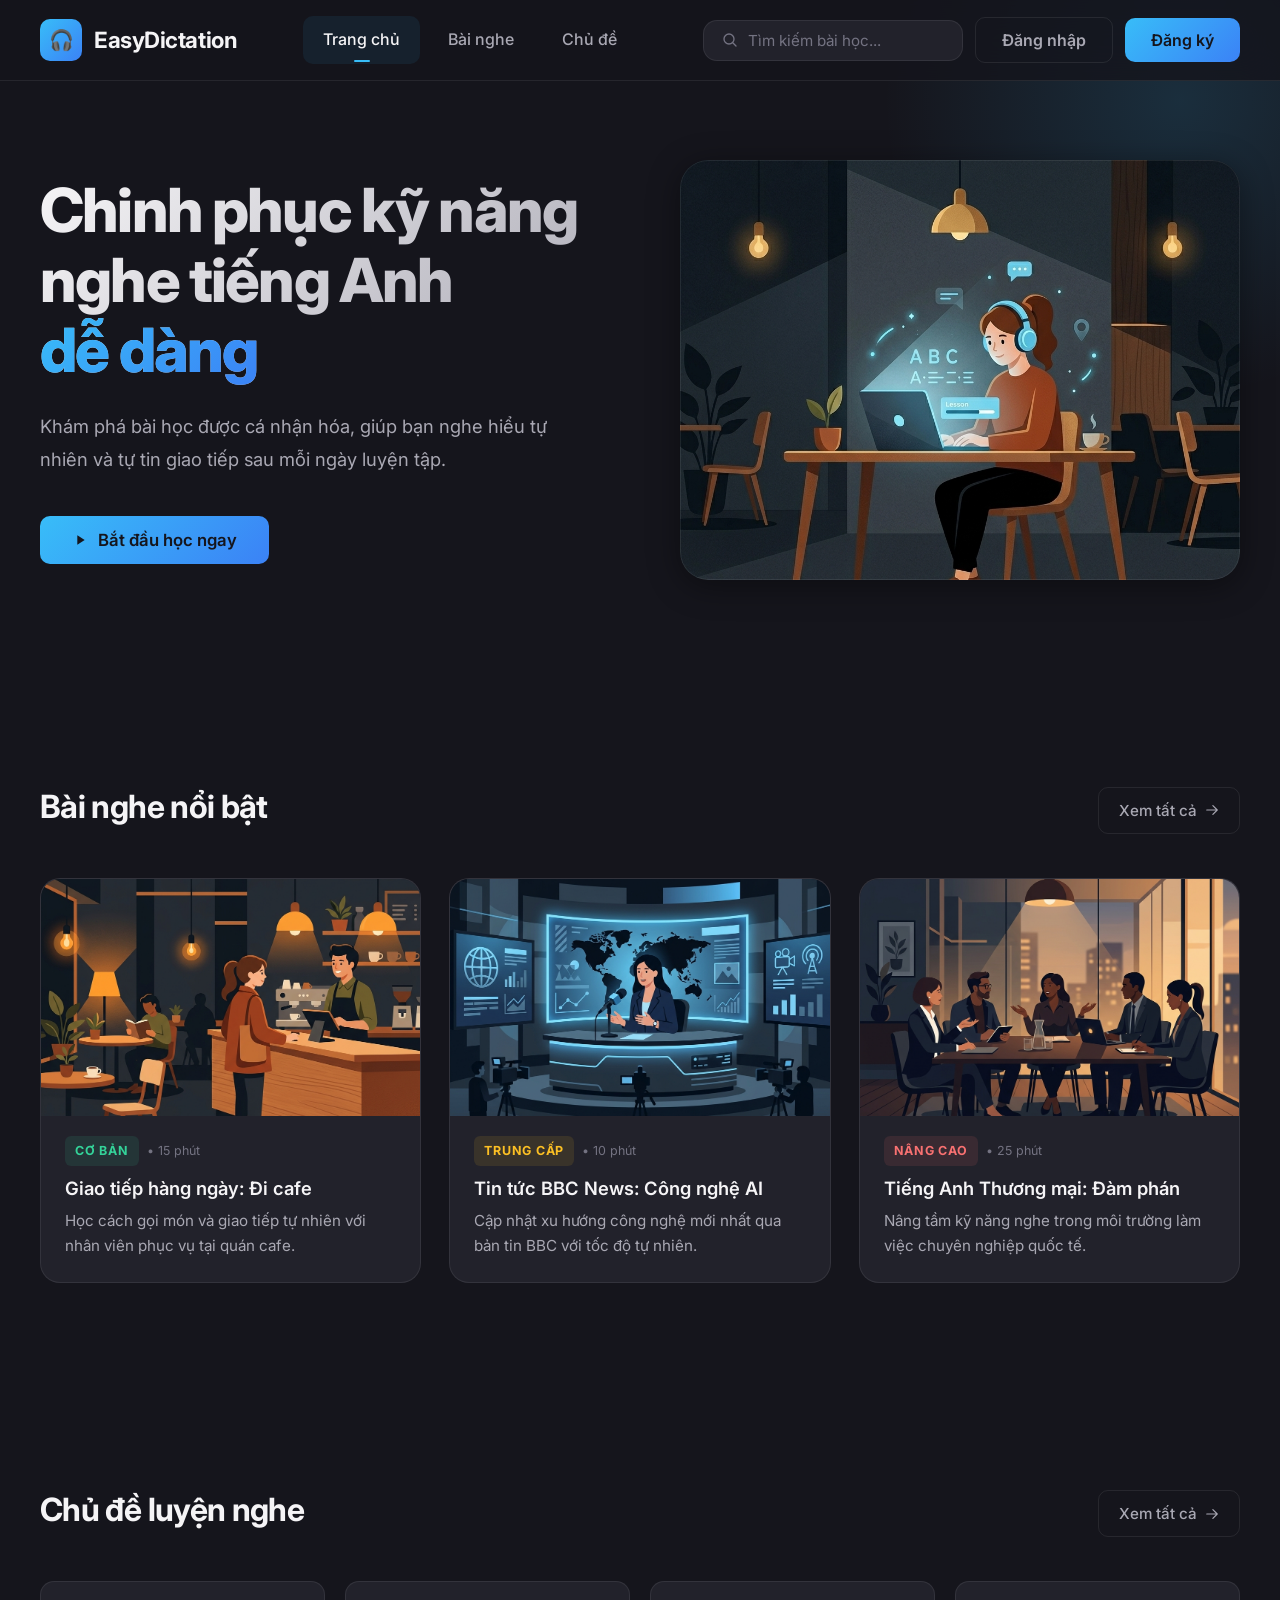
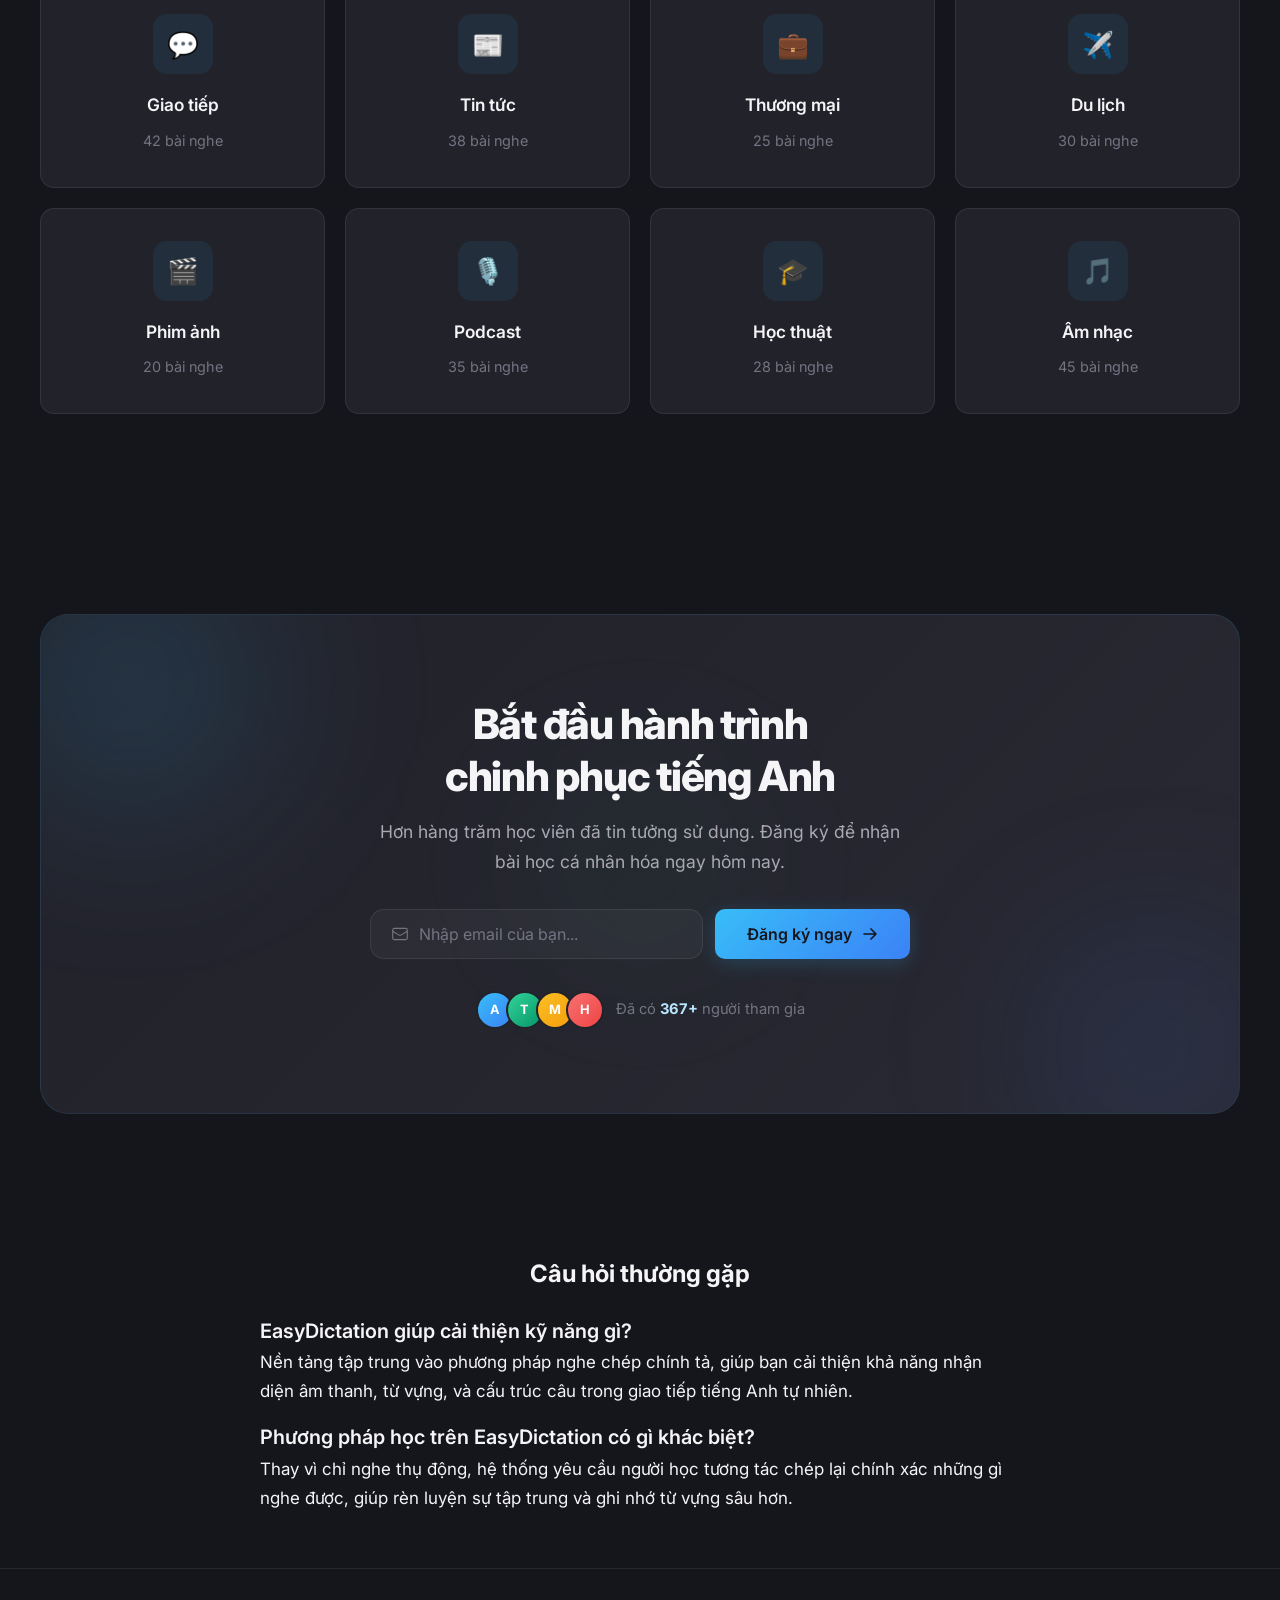
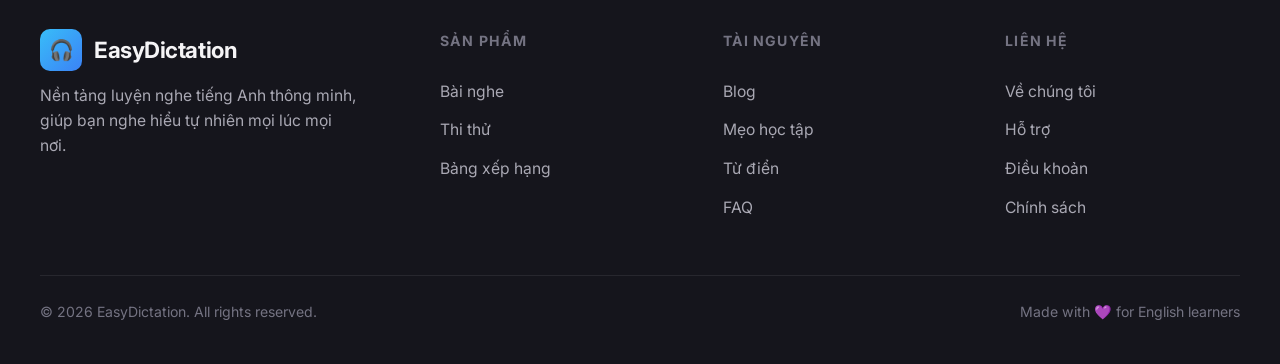
<file: index.html>
<!DOCTYPE html>
<html lang="vi">

<head>
  <meta charset="UTF-8">
  <meta name="viewport" content="width=device-width, initial-scale=1.0">
  <meta name="description" content="Khám phá cách luyện nghe tiếng Anh hiệu quả với EasyDictation. Cung cấp bài học nghe chép chính tả từ cơ bản đến nâng cao, giúp bạn giao tiếp tự nhiên mỗi ngày.">
  <title>EasyDictation - Nền tảng luyện nghe chép chính tả tiếng Anh hiệu quả</title>
  <link rel="stylesheet" href="style.css">
  <script type="application/ld+json">
    {
      "@context": "https://schema.org",
      "@type": "FAQPage",
      "mainEntity": [
        {
          "@type": "Question",
          "name": "EasyDictation là gì?",
          "acceptedAnswer": {
            "@type": "Answer",
            "text": "EasyDictation là nền tảng luyện nghe chép chính tả tiếng Anh thông minh,
             giúp người học nâng cao khả năng nghe hiểu tự nhiên thông qua các bài báo, podcast và tình huống giao tiếp thực tế."
          }
        }, 
        {
          "@type": "Question",
          "name": "Làm sao để luyện nghe tiếng Anh hiệu quả cho người mới bắt đầu?",
          "acceptedAnswer": {
            "@type": "Answer",
            "text": "Để luyện nghe hiệu quả, bạn nên bắt đầu với các bài nghe ngắn (cấp độ Cơ bản), 
            nghe kết hợp chép chính tả (dictation) mỗi ngày 15 phút, sau đó kiểm tra lại với transcript (phụ đề) trên EasyDictation."
          }
        }
      ]
    }
</script>
</head>

<body>

  <!-- ===== NAVBAR ===== -->
  <nav class="navbar" id="navbar">
    <div class="container">
      <a href="index.html" class="logo">
        <div class="logo-icon">🎧</div>
        EasyDictation
      </a>

      <div class="nav-links" id="navLinks">
        <a href="index.html" class="active">Trang chủ</a>
        <a href="lessons.html">Bài nghe</a>
        <a href="categories.html">Chủ đề</a>
      </div>

      <div class="nav-right">
        <div class="search-box">
          <svg xmlns="http://www.w3.org/2000/svg" fill="none" viewBox="0 0 24 24" stroke-width="2"
            stroke="currentColor">
            <path stroke-linecap="round" stroke-linejoin="round"
              d="m21 21-5.197-5.197m0 0A7.5 7.5 0 1 0 5.196 5.196a7.5 7.5 0 0 0 10.607 10.607Z" />
          </svg>
          <input type="text" placeholder="Tìm kiếm bài học..." id="searchInput">
        </div>
        <button class="btn btn-ghost" id="loginBtn">Đăng nhập</button>
        <button class="btn btn-primary" id="registerBtn">Đăng ký</button>
      </div>

      <button class="hamburger" id="hamburgerBtn" aria-label="Menu">☰</button>
    </div>
  </nav>

  <!-- ===== HERO ===== -->
  <section class="hero" id="hero">
    <div class="container">
      <div class="hero-content">
        <h1>Chinh phục kỹ năng<br>nghe tiếng Anh<br><em>dễ dàng</em></h1>
        <p class="hero-desc">Khám phá bài học được cá nhận hóa, giúp bạn nghe hiểu tự nhiên và tự tin giao tiếp sau mỗi
          ngày luyện tập.</p>
        <div class="hero-actions">
          <button class="btn btn-primary" id="startBtn">
            <svg width="16" height="16" viewBox="0 0 24 24" fill="currentColor">
              <path d="M8 5v14l11-7z" />
            </svg>
            Bắt đầu học ngay
          </button>
        </div>
      </div>

      <div class="hero-image">
        <img src="images/hero.png" alt="Luyện nghe tiếng Anh với EasyDictation" loading="eager">
      </div>
    </div>
  </section>

  <!-- ===== FEATURED LESSONS ===== -->
  <section class="section" id="lessons">
    <div class="container">
      <div class="section-header">
        <h2>Bài nghe nổi bật</h2>
        <a href="lessons.html" class="view-all">
          Xem tất cả
          <svg width="14" height="14" viewBox="0 0 24 24" fill="none" stroke="currentColor" stroke-width="2">
            <path stroke-linecap="round" stroke-linejoin="round" d="M13.5 4.5 21 12m0 0-7.5 7.5M21 12H3" />
          </svg>
        </a>
      </div>

      <div class="lessons-grid">
        <!-- Card 1 -->
        <div class="lesson-card" onclick="window.location.href='lesson-detail.html'" style="cursor: pointer;"
          id="lesson1">
          <div class="card-image">
            <img src="images/card-cafe.png" alt="Giao tiếp hàng ngày: Đi cafe" loading="lazy">
            <div class="play-overlay">
              <div class="play-btn">▶</div>
            </div>
          </div>
          <div class="card-body">
            <div class="card-meta">
              <span class="tag tag-beginner">Cơ bản</span>
              <span class="duration">• 15 phút</span>
            </div>
            <h3>Giao tiếp hàng ngày: Đi cafe</h3>
            <p>Học cách gọi món và giao tiếp tự nhiên với nhân viên phục vụ tại quán cafe.</p>
          </div>
        </div>

        <!-- Card 2 -->
        <div class="lesson-card" onclick="window.location.href='lesson-detail.html'" style="cursor: pointer;"
          id="lesson2">
          <div class="card-image">
            <img src="images/card-news.png" alt="Tin tức BBC News: Công nghệ AI" loading="lazy">
            <div class="play-overlay">
              <div class="play-btn">▶</div>
            </div>
          </div>
          <div class="card-body">
            <div class="card-meta">
              <span class="tag tag-intermediate">Trung cấp</span>
              <span class="duration">• 10 phút</span>
            </div>
            <h3>Tin tức BBC News: Công nghệ AI</h3>
            <p>Cập nhật xu hướng công nghệ mới nhất qua bản tin BBC với tốc độ tự nhiên.</p>
          </div>
        </div>

        <!-- Card 3 -->
        <div class="lesson-card" onclick="window.location.href='lesson-detail.html'" style="cursor: pointer;"
          id="lesson3">
          <div class="card-image">
            <img src="images/card-business.png" alt="Tiếng Anh Thương mại: Đàm phán" loading="lazy">
            <div class="play-overlay">
              <div class="play-btn">▶</div>
            </div>
          </div>
          <div class="card-body">
            <div class="card-meta">
              <span class="tag tag-advanced">Nâng cao</span>
              <span class="duration">• 25 phút</span>
            </div>
            <h3>Tiếng Anh Thương mại: Đàm phán</h3>
            <p>Nâng tầm kỹ năng nghe trong môi trường làm việc chuyên nghiệp quốc tế.</p>
          </div>
        </div>
      </div>
    </div>
  </section>

  <!-- ===== CATEGORIES ===== -->
  <section class="section" id="categories">
    <div class="container">
      <div class="section-header">
        <h2>Chủ đề luyện nghe</h2>
        <a href="categories.html" class="view-all">
          Xem tất cả
          <svg width="14" height="14" viewBox="0 0 24 24" fill="none" stroke="currentColor" stroke-width="2">
            <path stroke-linecap="round" stroke-linejoin="round" d="M13.5 4.5 21 12m0 0-7.5 7.5M21 12H3" />
          </svg>
        </a>
      </div>

      <div class="categories-grid">
        <div class="category-card" id="catDaily">
          <div class="category-icon">💬</div>
          <h3>Giao tiếp</h3>
          <span>42 bài nghe</span>
        </div>
        <div class="category-card" id="catNews">
          <div class="category-icon">📰</div>
          <h3>Tin tức</h3>
          <span>38 bài nghe</span>
        </div>
        <div class="category-card" id="catBusiness">
          <div class="category-icon">💼</div>
          <h3>Thương mại</h3>
          <span>25 bài nghe</span>
        </div>
        <div class="category-card" id="catTravel">
          <div class="category-icon">✈️</div>
          <h3>Du lịch</h3>
          <span>30 bài nghe</span>
        </div>
        <div class="category-card" id="catMovie">
          <div class="category-icon">🎬</div>
          <h3>Phim ảnh</h3>
          <span>20 bài nghe</span>
        </div>
        <div class="category-card" id="catPodcast">
          <div class="category-icon">🎙️</div>
          <h3>Podcast</h3>
          <span>35 bài nghe</span>
        </div>
        <div class="category-card" id="catAcademic">
          <div class="category-icon">🎓</div>
          <h3>Học thuật</h3>
          <span>28 bài nghe</span>
        </div>
        <div class="category-card" id="catMusic">
          <div class="category-icon">🎵</div>
          <h3>Âm nhạc</h3>
          <span>45 bài nghe</span>
        </div>
      </div>
    </div>
  </section>

  <!-- ===== CTA ===== -->
  <section class="cta-section" id="cta">
    <div class="container">
      <div class="cta-box">
        <div class="cta-orb cta-orb-1"></div>
        <div class="cta-orb cta-orb-2"></div>
        <div class="cta-orb cta-orb-3"></div>
        <div class="cta-content">
          <h2>Bắt đầu hành trình<br>chinh phục tiếng Anh</h2>
          <p>Hơn hàng trăm học viên đã tin tưởng sử dụng. Đăng ký để nhận bài học cá nhân hóa ngay hôm nay.</p>
          <div class="cta-form" id="ctaForm">
            <div class="cta-input-wrap">
              <svg width="18" height="18" viewBox="0 0 24 24" fill="none" stroke="currentColor" stroke-width="1.5">
                <path stroke-linecap="round" stroke-linejoin="round"
                  d="M21.75 6.75v10.5a2.25 2.25 0 0 1-2.25 2.25h-15a2.25 2.25 0 0 1-2.25-2.25V6.75m19.5 0A2.25 2.25 0 0 0 19.5 4.5h-15a2.25 2.25 0 0 0-2.25 2.25m19.5 0v.243a2.25 2.25 0 0 1-1.07 1.916l-7.5 4.615a2.25 2.25 0 0 1-2.36 0L3.32 8.91a2.25 2.25 0 0 1-1.07-1.916V6.75" />
              </svg>
              <input type="email" placeholder="Nhập email của bạn..." id="ctaEmail">
            </div>
            <button class="btn btn-primary btn-cta-submit" id="ctaBtn">
              Đăng ký ngay
              <svg width="16" height="16" viewBox="0 0 24 24" fill="none" stroke="currentColor" stroke-width="2.5">
                <path stroke-linecap="round" stroke-linejoin="round" d="M13.5 4.5 21 12m0 0-7.5 7.5M21 12H3" />
              </svg>
            </button>
          </div>
          <div class="cta-trust">
            <div class="trust-avatars">
              <div class="trust-avatar" style="background: linear-gradient(135deg, #38bdf8, #3b82f6)">A</div>
              <div class="trust-avatar" style="background: linear-gradient(135deg, #34d399, #059669)">T</div>
              <div class="trust-avatar" style="background: linear-gradient(135deg, #fbbf24, #f59e0b)">M</div>
              <div class="trust-avatar" style="background: linear-gradient(135deg, #f87171, #ef4444)">H</div>
            </div>
            <span>Đã có <strong>367+</strong> người tham gia</span>
          </div>
        </div>
      </div>
    </div>
  </section>


  <section id="faq" style="padding: 40px 20px; max-width: 800px; margin: auto;">
  <h2 style="text-align: center; font-size: 24px; font-weight: bold; margin-bottom: 20px;">Câu hỏi thường gặp</h2>
  
  <div style="margin-bottom: 15px;">
    <h3 style="font-weight: 600;">EasyDictation giúp cải thiện kỹ năng gì?</h3>
    <p>Nền tảng tập trung vào phương pháp nghe chép chính tả, giúp bạn cải thiện khả năng nhận diện âm thanh, từ vựng, và cấu trúc câu trong giao tiếp tiếng Anh tự nhiên.</p>
  </div>

  <div style="margin-bottom: 15px;">
    <h3 style="font-weight: 600;">Phương pháp học trên EasyDictation có gì khác biệt?</h3>
    <p>Thay vì chỉ nghe thụ động, hệ thống yêu cầu người học tương tác chép lại chính xác những gì nghe được, giúp rèn luyện sự tập trung và ghi nhớ từ vựng sâu hơn.</p>
  </div>
  </section>
  <!-- ===== FOOTER ===== -->
  <footer class="footer" id="footer">
    <div class="container">
      <div class="footer-grid">
        <div class="footer-brand">
          <a href="index.html" class="logo">
            <div class="logo-icon">🎧</div>
            EasyDictation
          </a>
          <p>Nền tảng luyện nghe tiếng Anh thông minh, giúp bạn nghe hiểu tự nhiên mọi lúc mọi nơi.</p>
        </div>
        <div class="footer-col">
          <h4>Sản phẩm</h4>
          <a href="lessons.html">Bài nghe</a>
          <a href="#">Thi thử</a>
          <a href="#">Bảng xếp hạng</a>
        </div>
        <div class="footer-col">
          <h4>Tài nguyên</h4>
          <a href="#">Blog</a>
          <a href="#">Mẹo học tập</a>
          <a href="#">Từ điển</a>
          <a href="#">FAQ</a>
        </div>
        <div class="footer-col">
          <h4>Liên hệ</h4>
          <a href="#">Về chúng tôi</a>
          <a href="#">Hỗ trợ</a>
          <a href="#">Điều khoản</a>
          <a href="#">Chính sách</a>
        </div>
      </div>
      <div class="footer-bottom">
        <span>© 2026 EasyDictation. All rights reserved.</span>
        <span>Made with 💜 for English learners</span>
      </div>
    </div>
  </footer>

  <script src="script.js"></script>
</body>

</html>
</file>
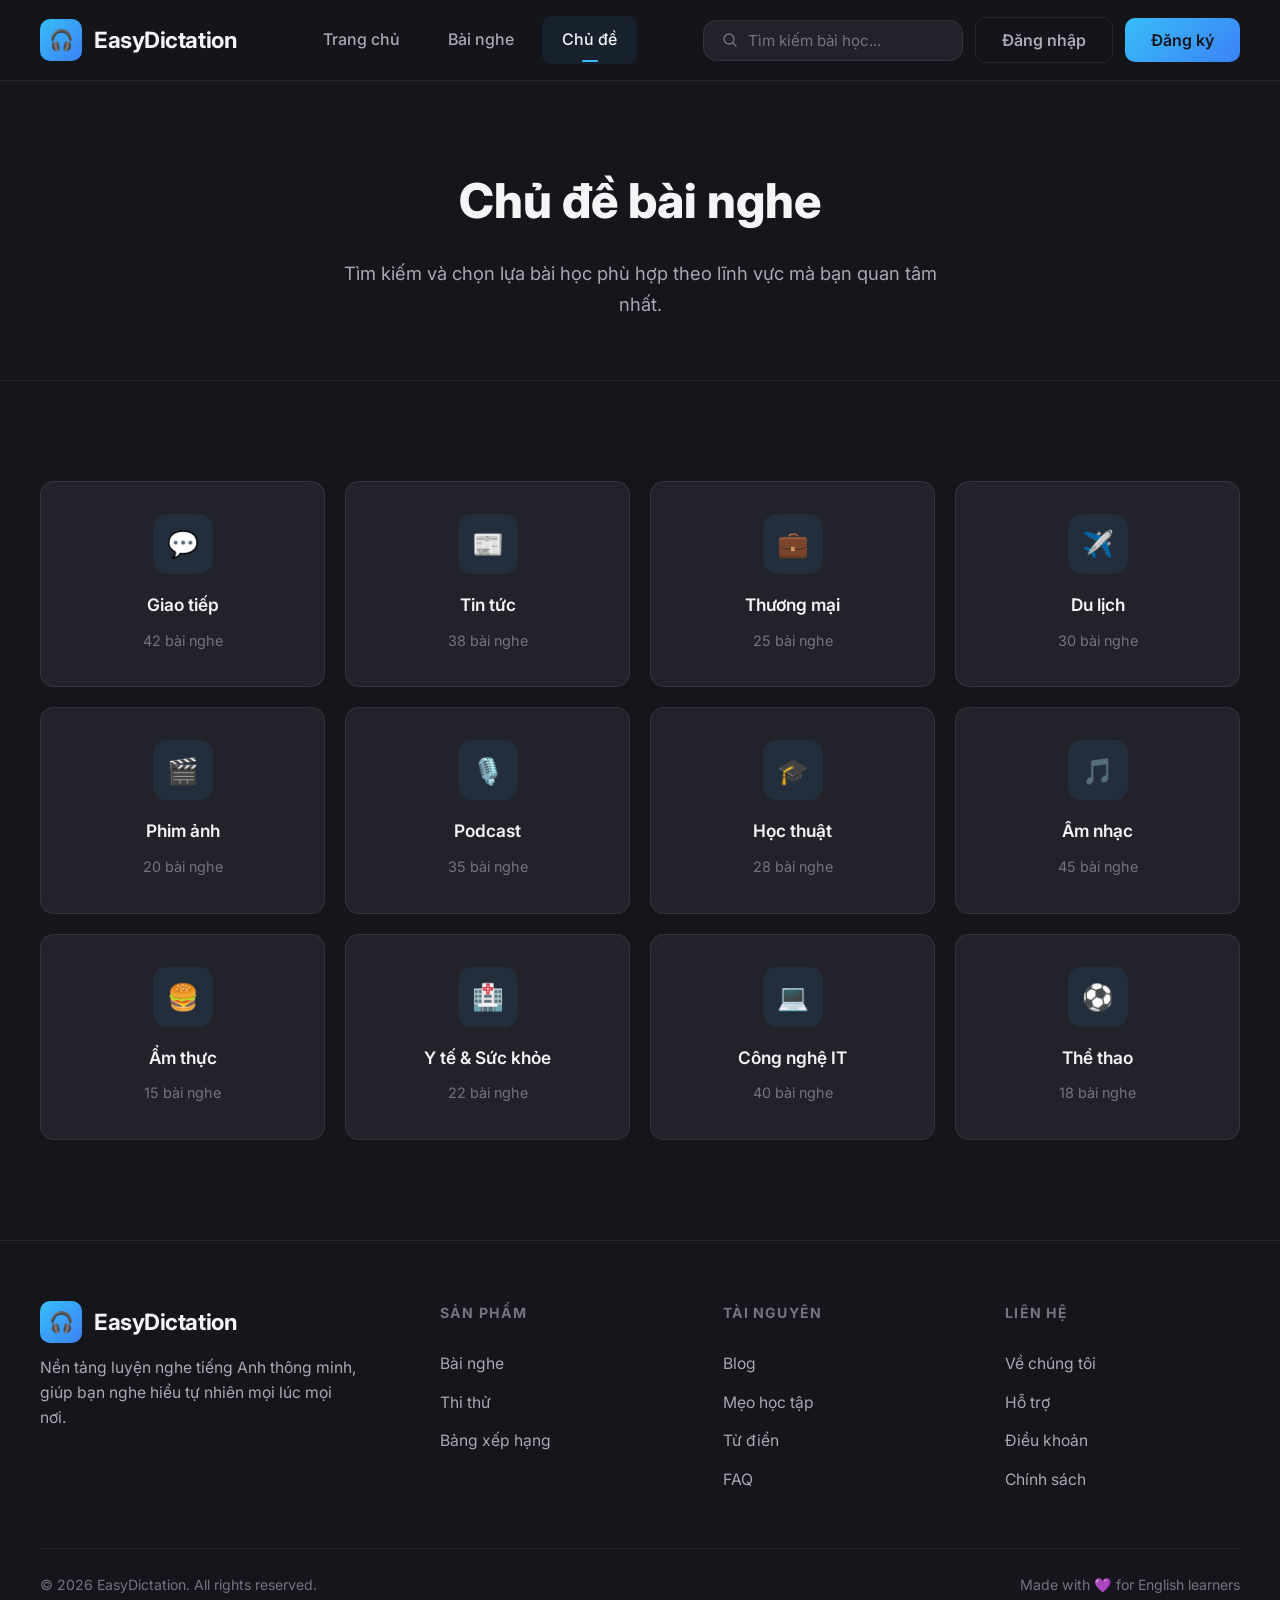
<file: categories.html>
<!DOCTYPE html>
<html lang="vi">
<head>
  <meta charset="UTF-8">
  <meta name="viewport" content="width=device-width, initial-scale=1.0">
  <meta name="description" content="Khám phá các chủ đề luyện nghe trên EasyDictation.">
  <title>Tất cả chủ đề — EasyDictation</title>
  <link rel="stylesheet" href="style.css">
</head>
<body>

  <!-- ===== NAVBAR ===== -->
  <nav class="navbar" id="navbar">
    <div class="container">
      <a href="index.html" class="logo">
        <div class="logo-icon">🎧</div>
        EasyDictation
      </a>

      <div class="nav-links" id="navLinks">
        <a href="index.html">Trang chủ</a>
        <a href="lessons.html">Bài nghe</a>
        <a href="categories.html" class="active">Chủ đề</a>
      </div>

      <div class="nav-right">
        <div class="search-box">
          <svg xmlns="http://www.w3.org/2000/svg" fill="none" viewBox="0 0 24 24" stroke-width="2" stroke="currentColor"><path stroke-linecap="round" stroke-linejoin="round" d="m21 21-5.197-5.197m0 0A7.5 7.5 0 1 0 5.196 5.196a7.5 7.5 0 0 0 10.607 10.607Z"/></svg>
          <input type="text" placeholder="Tìm kiếm bài học..." id="searchInput">
        </div>
        <button class="btn btn-ghost" id="loginBtn">Đăng nhập</button>
        <button class="btn btn-primary" id="registerBtn">Đăng ký</button>
      </div>

      <button class="hamburger" id="hamburgerBtn" aria-label="Menu">☰</button>
    </div>
  </nav>

  <!-- ===== PAGE HEADER ===== -->
  <div class="page-header" style="padding: 160px 0 60px; text-align: center; border-bottom: 1px solid var(--border);">
    <div class="container">
      <h1 style="font-size: 3rem; font-weight: 800; margin-bottom: 16px;">Chủ đề bài nghe</h1>
      <p style="color: var(--text-secondary); font-size: 1.15rem; max-width: 600px; margin: 0 auto;">Tìm kiếm và chọn lựa bài học phù hợp theo lĩnh vực mà bạn quan tâm nhất.</p>
    </div>
  </div>

  <!-- ===== ALL CATEGORIES ===== -->
  <section class="section" id="all-categories">
    <div class="container">
      <div class="categories-grid">
        <div class="category-card">
          <div class="category-icon">💬</div>
          <h3>Giao tiếp</h3>
          <span>42 bài nghe</span>
        </div>
        <div class="category-card">
          <div class="category-icon">📰</div>
          <h3>Tin tức</h3>
          <span>38 bài nghe</span>
        </div>
        <div class="category-card">
          <div class="category-icon">💼</div>
          <h3>Thương mại</h3>
          <span>25 bài nghe</span>
        </div>
        <div class="category-card">
          <div class="category-icon">✈️</div>
          <h3>Du lịch</h3>
          <span>30 bài nghe</span>
        </div>
        <div class="category-card">
          <div class="category-icon">🎬</div>
          <h3>Phim ảnh</h3>
          <span>20 bài nghe</span>
        </div>
        <div class="category-card">
          <div class="category-icon">🎙️</div>
          <h3>Podcast</h3>
          <span>35 bài nghe</span>
        </div>
        <div class="category-card">
          <div class="category-icon">🎓</div>
          <h3>Học thuật</h3>
          <span>28 bài nghe</span>
        </div>
        <div class="category-card">
          <div class="category-icon">🎵</div>
          <h3>Âm nhạc</h3>
          <span>45 bài nghe</span>
        </div>
        <div class="category-card">
          <div class="category-icon">🍔</div>
          <h3>Ẩm thực</h3>
          <span>15 bài nghe</span>
        </div>
        <div class="category-card">
          <div class="category-icon">🏥</div>
          <h3>Y tế & Sức khỏe</h3>
          <span>22 bài nghe</span>
        </div>
        <div class="category-card">
          <div class="category-icon">💻</div>
          <h3>Công nghệ IT</h3>
          <span>40 bài nghe</span>
        </div>
        <div class="category-card">
          <div class="category-icon">⚽</div>
          <h3>Thể thao</h3>
          <span>18 bài nghe</span>
        </div>
      </div>
    </div>
  </section>

  <!-- ===== FOOTER ===== -->
  <footer class="footer" id="footer">
    <div class="container">
      <div class="footer-grid">
        <div class="footer-brand">
          <a href="index.html" class="logo">
            <div class="logo-icon">🎧</div>
            EasyDictation
          </a>
          <p>Nền tảng luyện nghe tiếng Anh thông minh, giúp bạn nghe hiểu tự nhiên mọi lúc mọi nơi.</p>
        </div>
        <div class="footer-col">
          <h4>Sản phẩm</h4>
          <a href="lessons.html">Bài nghe</a>
          <a href="#">Thi thử</a>
          <a href="#">Bảng xếp hạng</a>
        </div>
        <div class="footer-col">
          <h4>Tài nguyên</h4>
          <a href="#">Blog</a>
          <a href="#">Mẹo học tập</a>
          <a href="#">Từ điển</a>
          <a href="#">FAQ</a>
        </div>
        <div class="footer-col">
          <h4>Liên hệ</h4>
          <a href="#">Về chúng tôi</a>
          <a href="#">Hỗ trợ</a>
          <a href="#">Điều khoản</a>
          <a href="#">Chính sách</a>
        </div>
      </div>
      <div class="footer-bottom">
        <span>© 2026 EasyDictation. All rights reserved.</span>
        <span>Made with 💜 for English learners</span>
      </div>
    </div>
  </footer>

  <script src="script.js"></script>
</body>
</html>
</file>
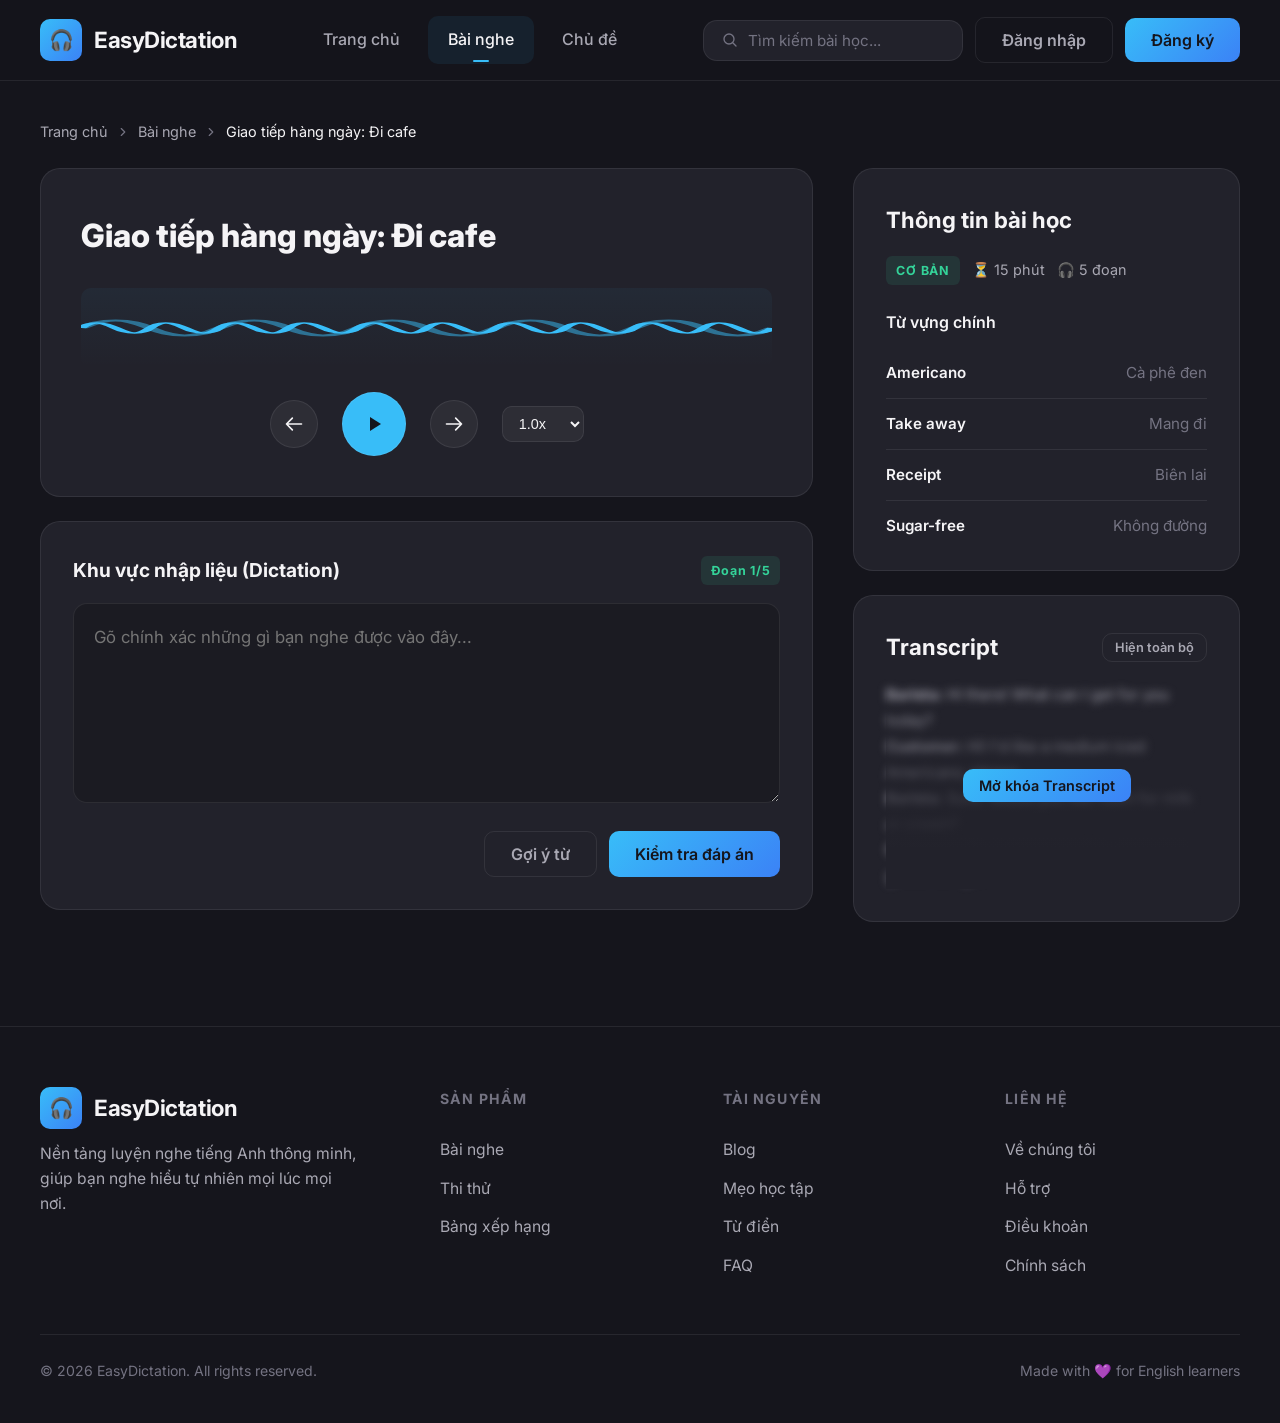
<file: lesson-detail.html>
<!DOCTYPE html>
<html lang="vi">
<head>
  <meta charset="UTF-8">
  <meta name="viewport" content="width=device-width, initial-scale=1.0">
  <meta name="description" content="Luyện nghe tiếng Anh - Giao tiếp hàng ngày: Đi cafe">
  <title>Giao tiếp hàng ngày: Đi cafe — EasyDictation</title>
  <link rel="stylesheet" href="style.css">
</head>
<body>

  <!-- ===== NAVBAR ===== -->
  <nav class="navbar" id="navbar">
    <div class="container">
      <a href="index.html" class="logo">
        <div class="logo-icon">🎧</div>
        EasyDictation
      </a>

      <div class="nav-links" id="navLinks">
        <a href="index.html">Trang chủ</a>
        <a href="lessons.html" class="active">Bài nghe</a>
        <a href="categories.html">Chủ đề</a>
      </div>

      <div class="nav-right">
        <div class="search-box">
          <svg xmlns="http://www.w3.org/2000/svg" fill="none" viewBox="0 0 24 24" stroke-width="2" stroke="currentColor"><path stroke-linecap="round" stroke-linejoin="round" d="m21 21-5.197-5.197m0 0A7.5 7.5 0 1 0 5.196 5.196a7.5 7.5 0 0 0 10.607 10.607Z"/></svg>
          <input type="text" placeholder="Tìm kiếm bài học..." id="searchInput">
        </div>
        <button class="btn btn-ghost" id="loginBtn">Đăng nhập</button>
        <button class="btn btn-primary" id="registerBtn">Đăng ký</button>
      </div>

      <button class="hamburger" id="hamburgerBtn" aria-label="Menu">☰</button>
    </div>
  </nav>

  <!-- ===== LESSON DETAIL ===== -->
  <section class="lesson-detail-section">
    <div class="container">
      <div class="breadcrumb">
        <a href="index.html">Trang chủ</a>
        <svg width="14" height="14" viewBox="0 0 24 24" fill="none" stroke="currentColor" stroke-width="2"><path stroke-linecap="round" stroke-linejoin="round" d="m9 18 6-6-6-6"/></svg>
        <a href="lessons.html">Bài nghe</a>
        <svg width="14" height="14" viewBox="0 0 24 24" fill="none" stroke="currentColor" stroke-width="2"><path stroke-linecap="round" stroke-linejoin="round" d="m9 18 6-6-6-6"/></svg>
        <span style="color: var(--text-primary);">Giao tiếp hàng ngày: Đi cafe</span>
      </div>

      <div class="lesson-layout">
        <!-- LEFT: Audio & Dictation -->
        <div class="lesson-main">
          
          <div class="player-box">
            <h1 style="font-size: 2rem; font-weight: 800; margin-bottom: 24px; text-align: left;">Giao tiếp hàng ngày: Đi cafe</h1>
            
            <div class="waveform">
              <!-- Mock Waveform with SVG -->
              <svg width="100%" height="40" preserveAspectRatio="none" viewBox="0 0 100 40">
                <path d="M0 20 Q 5 5, 10 20 T 20 20 T 30 20 T 40 20 T 50 20 T 60 20 T 70 20 T 80 20 T 90 20 T 100 20" stroke="var(--accent)" stroke-width="2" fill="none" stroke-opacity="0.5"/>
                <path d="M0 20 Q 2 10, 5 20 T 10 20 T 15 20 T 20 20 T 25 20 T 30 20 T 35 20 T 40 20 T 45 20 T 50 20 T 55 20 T 60 20 T 65 20 T 70 20 T 75 20 T 80 20 T 85 20 T 90 20 T 95 20 T 100 20" stroke="var(--accent)" stroke-width="1.5" fill="none"/>
              </svg>
            </div>
            
            <div class="player-controls">
              <button class="ctrl-btn" title="Lùi 5s"><svg width="20" height="20" viewBox="0 0 24 24" fill="none" stroke="currentColor" stroke-width="2"><path stroke-linecap="round" stroke-linejoin="round" d="M10 19l-7-7m0 0l7-7m-7 7h18"/></svg></button>
              <button class="ctrl-btn play" title="Phát"><svg width="24" height="24" viewBox="0 0 24 24" fill="currentColor"><path d="M8 5v14l11-7z"/></svg></button>
              <button class="ctrl-btn" title="Tới 5s"><svg width="20" height="20" viewBox="0 0 24 24" fill="none" stroke="currentColor" stroke-width="2"><path stroke-linecap="round" stroke-linejoin="round" d="M14 5l7 7m0 0l-7 7m7-7H3"/></svg></button>
              
              <select class="ctrl-speed">
                <option value="0.5">0.5x</option>
                <option value="0.75">0.75x</option>
                <option value="1" selected>1.0x</option>
                <option value="1.25">1.25x</option>
              </select>
            </div>
          </div>

          <div class="dictation-box">
            <h3>Khu vực nhập liệu (Dictation) <span class="tag tag-beginner" style="text-transform:none;">Đoạn 1/5</span></h3>
            <textarea class="dictation-area" placeholder="Gõ chính xác những gì bạn nghe được vào đây..."></textarea>
            
            <div style="display: flex; gap: 12px; justify-content: flex-end;">
              <button class="btn btn-ghost">Gợi ý từ</button>
              <button class="btn btn-primary">Kiểm tra đáp án</button>
            </div>
          </div>
        </div>

        <!-- RIGHT: Sidebar Info -->
        <div class="lesson-sidebar">
          <div class="sidebar-box">
            <h2>Thông tin bài học</h2>
            <div class="sidebar-meta">
              <span class="tag tag-beginner">Cơ bản</span>
              <span style="color: var(--text-secondary); font-size: 0.9rem;">⏳ 15 phút</span>
              <span style="color: var(--text-secondary); font-size: 0.9rem;">🎧 5 đoạn</span>
            </div>
            
            <h4 style="font-size: 1rem; font-weight: 600; margin-bottom: 12px;">Từ vựng chính</h4>
            <ul class="vocab-list">
              <li class="vocab-item"><span class="vocab-word">Americano</span> <span class="vocab-mean">Cà phê đen</span></li>
              <li class="vocab-item"><span class="vocab-word">Take away</span> <span class="vocab-mean">Mang đi</span></li>
              <li class="vocab-item"><span class="vocab-word">Receipt</span> <span class="vocab-mean">Biên lai</span></li>
              <li class="vocab-item"><span class="vocab-word">Sugar-free</span> <span class="vocab-mean">Không đường</span></li>
            </ul>
          </div>

          <div class="sidebar-box">
            <h2 style="display: flex; justify-content: space-between; align-items: center; margin-bottom: 16px;">
              Transcript
              <button class="btn btn-ghost" style="padding: 6px 12px; font-size: 0.8rem;">Hiện toàn bộ</button>
            </h2>
            <div class="transcript-preview">
              <div class="transcript-blur">
                <p><strong>Barista:</strong> Hi there! What can I get for you today?</p>
                <p><strong>Customer:</strong> Hi! I'd like a medium iced Americano, please.</p>
                <p><strong>Barista:</strong> Sure. Would you like room for milk or cream?</p>
                <p><strong>Customer:</strong> No, just black is fine. And can I get that to go?</p>
              </div>
              <div class="transcript-overlay">
                <button class="btn btn-primary" style="padding: 8px 16px; font-size: 0.9rem;">Mở khóa Transcript</button>
              </div>
            </div>
          </div>
        </div>
      </div>
    </div>
  </section>

  <!-- ===== FOOTER ===== -->
  <footer class="footer" id="footer">
    <div class="container">
      <div class="footer-grid">
        <div class="footer-brand">
          <a href="index.html" class="logo">
            <div class="logo-icon">🎧</div>
            EasyDictation
          </a>
          <p>Nền tảng luyện nghe tiếng Anh thông minh, giúp bạn nghe hiểu tự nhiên mọi lúc mọi nơi.</p>
        </div>
        <div class="footer-col">
          <h4>Sản phẩm</h4>
          <a href="lessons.html">Bài nghe</a>
          <a href="#">Thi thử</a>
          <a href="#">Bảng xếp hạng</a>
        </div>
        <div class="footer-col">
          <h4>Tài nguyên</h4>
          <a href="#">Blog</a>
          <a href="#">Mẹo học tập</a>
          <a href="#">Từ điển</a>
          <a href="#">FAQ</a>
        </div>
        <div class="footer-col">
          <h4>Liên hệ</h4>
          <a href="#">Về chúng tôi</a>
          <a href="#">Hỗ trợ</a>
          <a href="#">Điều khoản</a>
          <a href="#">Chính sách</a>
        </div>
      </div>
      <div class="footer-bottom">
        <span>© 2026 EasyDictation. All rights reserved.</span>
        <span>Made with 💜 for English learners</span>
      </div>
    </div>
  </footer>

  <script src="script.js"></script>
</body>
</html>
</file>
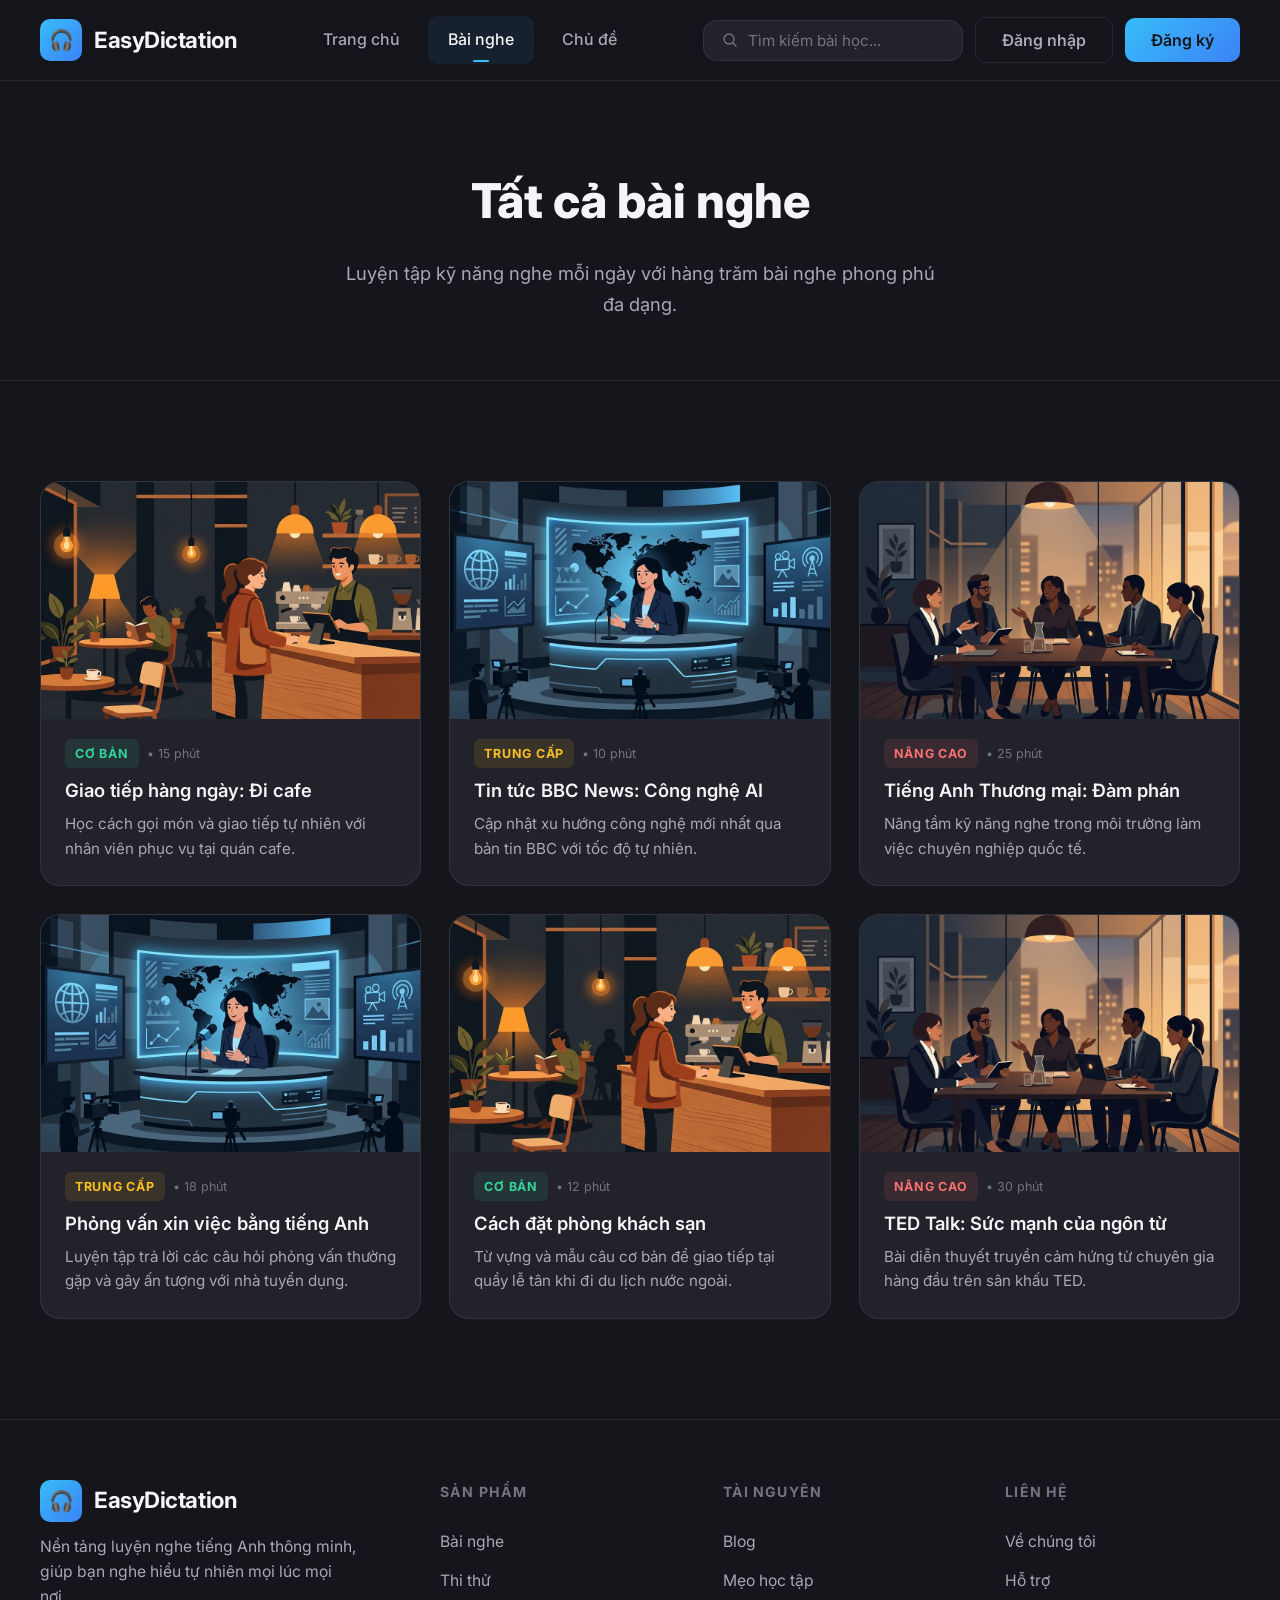
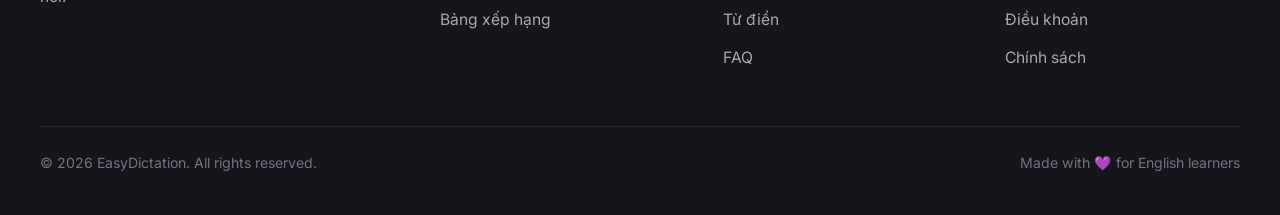
<file: lessons.html>
<!DOCTYPE html>
<html lang="vi">
<head>
  <meta charset="UTF-8">
  <meta name="viewport" content="width=device-width, initial-scale=1.0">
  <meta name="description" content="Tất cả bài nghe tiếng Anh trên EasyDictation.">
  <title>Tất cả bài nghe — EasyDictation</title>
  <link rel="stylesheet" href="style.css">
</head>
<body>

  <!-- ===== NAVBAR ===== -->
  <nav class="navbar" id="navbar">
    <div class="container">
      <a href="index.html" class="logo">
        <div class="logo-icon">🎧</div>
        EasyDictation
      </a>

      <div class="nav-links" id="navLinks">
        <a href="index.html">Trang chủ</a>
        <a href="lessons.html" class="active">Bài nghe</a>
        <a href="categories.html">Chủ đề</a>
      </div>

      <div class="nav-right">
        <div class="search-box">
          <svg xmlns="http://www.w3.org/2000/svg" fill="none" viewBox="0 0 24 24" stroke-width="2" stroke="currentColor"><path stroke-linecap="round" stroke-linejoin="round" d="m21 21-5.197-5.197m0 0A7.5 7.5 0 1 0 5.196 5.196a7.5 7.5 0 0 0 10.607 10.607Z"/></svg>
          <input type="text" placeholder="Tìm kiếm bài học..." id="searchInput">
        </div>
        <button class="btn btn-ghost" id="loginBtn">Đăng nhập</button>
        <button class="btn btn-primary" id="registerBtn">Đăng ký</button>
      </div>

      <button class="hamburger" id="hamburgerBtn" aria-label="Menu">☰</button>
    </div>
  </nav>

  <!-- ===== PAGE HEADER ===== -->
  <div class="page-header" style="padding: 160px 0 60px; text-align: center; border-bottom: 1px solid var(--border);">
    <div class="container">
      <h1 style="font-size: 3rem; font-weight: 800; margin-bottom: 16px;">Tất cả bài nghe</h1>
      <p style="color: var(--text-secondary); font-size: 1.15rem; max-width: 600px; margin: 0 auto;">Luyện tập kỹ năng nghe mỗi ngày với hàng trăm bài nghe phong phú đa dạng.</p>
    </div>
  </div>

  <!-- ===== ALL LESSONS ===== -->
  <section class="section" id="all-lessons">
    <div class="container">
      <div class="lessons-grid">
        <!-- Card 1 -->
        <div class="lesson-card" onclick="window.location.href='lesson-detail.html'" style="cursor: pointer;">
          <div class="card-image">
            <img src="images/card-cafe.png" alt="Giao tiếp hàng ngày: Đi cafe" loading="lazy">
            <div class="play-overlay"><div class="play-btn">▶</div></div>
          </div>
          <div class="card-body">
            <div class="card-meta">
              <span class="tag tag-beginner">Cơ bản</span>
              <span class="duration">• 15 phút</span>
            </div>
            <h3>Giao tiếp hàng ngày: Đi cafe</h3>
            <p>Học cách gọi món và giao tiếp tự nhiên với nhân viên phục vụ tại quán cafe.</p>
          </div>
        </div>

        <!-- Card 2 -->
        <div class="lesson-card" onclick="window.location.href='lesson-detail.html'" style="cursor: pointer;">
          <div class="card-image">
            <img src="images/card-news.png" alt="Tin tức BBC News: Công nghệ AI" loading="lazy">
            <div class="play-overlay"><div class="play-btn">▶</div></div>
          </div>
          <div class="card-body">
            <div class="card-meta">
              <span class="tag tag-intermediate">Trung cấp</span>
              <span class="duration">• 10 phút</span>
            </div>
            <h3>Tin tức BBC News: Công nghệ AI</h3>
            <p>Cập nhật xu hướng công nghệ mới nhất qua bản tin BBC với tốc độ tự nhiên.</p>
          </div>
        </div>

        <!-- Card 3 -->
        <div class="lesson-card" onclick="window.location.href='lesson-detail.html'" style="cursor: pointer;">
          <div class="card-image">
            <img src="images/card-business.png" alt="Tiếng Anh Thương mại: Đàm phán" loading="lazy">
            <div class="play-overlay"><div class="play-btn">▶</div></div>
          </div>
          <div class="card-body">
            <div class="card-meta">
              <span class="tag tag-advanced">Nâng cao</span>
              <span class="duration">• 25 phút</span>
            </div>
            <h3>Tiếng Anh Thương mại: Đàm phán</h3>
            <p>Nâng tầm kỹ năng nghe trong môi trường làm việc chuyên nghiệp quốc tế.</p>
          </div>
        </div>
        
        <!-- Card 4 -->
        <div class="lesson-card" onclick="window.location.href='lesson-detail.html'" style="cursor: pointer;">
          <div class="card-image">
            <img src="images/card-news.png" alt="Cuộc phỏng vấn xin việc" loading="lazy">
            <div class="play-overlay"><div class="play-btn">▶</div></div>
          </div>
          <div class="card-body">
            <div class="card-meta">
              <span class="tag tag-intermediate">Trung cấp</span>
              <span class="duration">• 18 phút</span>
            </div>
            <h3>Phỏng vấn xin việc bằng tiếng Anh</h3>
            <p>Luyện tập trả lời các câu hỏi phỏng vấn thường gặp và gây ấn tượng với nhà tuyển dụng.</p>
          </div>
        </div>
        
        <!-- Card 5 -->
        <div class="lesson-card" onclick="window.location.href='lesson-detail.html'" style="cursor: pointer;">
          <div class="card-image">
            <img src="images/card-cafe.png" alt="Đặt phòng khách sạn" loading="lazy">
            <div class="play-overlay"><div class="play-btn">▶</div></div>
          </div>
          <div class="card-body">
            <div class="card-meta">
              <span class="tag tag-beginner">Cơ bản</span>
              <span class="duration">• 12 phút</span>
            </div>
            <h3>Cách đặt phòng khách sạn</h3>
            <p>Từ vựng và mẫu câu cơ bản để giao tiếp tại quầy lễ tân khi đi du lịch nước ngoài.</p>
          </div>
        </div>
        
        <!-- Card 6 -->
        <div class="lesson-card" onclick="window.location.href='lesson-detail.html'" style="cursor: pointer;">
          <div class="card-image">
            <img src="images/card-business.png" alt="TED Talk: Sức mạnh của ngôn từ" loading="lazy">
            <div class="play-overlay"><div class="play-btn">▶</div></div>
          </div>
          <div class="card-body">
            <div class="card-meta">
              <span class="tag tag-advanced">Nâng cao</span>
              <span class="duration">• 30 phút</span>
            </div>
            <h3>TED Talk: Sức mạnh của ngôn từ</h3>
            <p>Bài diễn thuyết truyền cảm hứng từ chuyên gia hàng đầu trên sân khấu TED.</p>
          </div>
        </div>
      </div>
    </div>
  </section>

  <!-- ===== FOOTER ===== -->
  <footer class="footer" id="footer">
    <div class="container">
      <div class="footer-grid">
        <div class="footer-brand">
          <a href="index.html" class="logo">
            <div class="logo-icon">🎧</div>
            EasyDictation
          </a>
          <p>Nền tảng luyện nghe tiếng Anh thông minh, giúp bạn nghe hiểu tự nhiên mọi lúc mọi nơi.</p>
        </div>
        <div class="footer-col">
          <h4>Sản phẩm</h4>
          <a href="lessons.html">Bài nghe</a>
          <a href="#">Thi thử</a>
          <a href="#">Bảng xếp hạng</a>
        </div>
        <div class="footer-col">
          <h4>Tài nguyên</h4>
          <a href="#">Blog</a>
          <a href="#">Mẹo học tập</a>
          <a href="#">Từ điển</a>
          <a href="#">FAQ</a>
        </div>
        <div class="footer-col">
          <h4>Liên hệ</h4>
          <a href="#">Về chúng tôi</a>
          <a href="#">Hỗ trợ</a>
          <a href="#">Điều khoản</a>
          <a href="#">Chính sách</a>
        </div>
      </div>
      <div class="footer-bottom">
        <span>© 2026 EasyDictation. All rights reserved.</span>
        <span>Made with 💜 for English learners</span>
      </div>
    </div>
  </footer>

  <script src="script.js"></script>
</body>
</html>
</file>
<file: style.css>
@import url('https://fonts.googleapis.com/css2?family=Inter:wght@300;400;500;600;700;800&display=swap');

/* ===== Design Tokens ===== */
:root {
  --bg-primary: #15151c;
  --bg-secondary: #1c1c24;
  --bg-card: #22222b;
  --bg-elevated: #2a2a35;
  --bg-hover: #333342;

  --text-primary: #f5f4f6;
  --text-secondary: #a9a8b3;
  --text-muted: #747382;
  --text-accent: #bae6fd;

  --accent: #38bdf8;
  --accent-hover: #7dd3fc;
  --accent-subtle: rgba(56, 189, 248, 0.08);
  --accent-glow: rgba(56, 189, 248, 0.15);

  --border: rgba(255, 255, 255, 0.08);
  --border-hover: rgba(255, 255, 255, 0.15);

  --tag-beginner: #34d399;
  --tag-intermediate: #fbbf24;
  --tag-advanced: #f87171;

  --radius-sm: 10px;
  --radius-md: 14px;
  --radius-lg: 20px;
  --radius-xl: 28px;

  --shadow: 0 6px 32px rgba(0, 0, 0, 0.4);
  --transition: 0.3s cubic-bezier(0.4, 0, 0.2, 1);
}

/* ===== Reset & Base ===== */
*,
*::before,
*::after {
  margin: 0;
  padding: 0;
  box-sizing: border-box;
}

html {
  scroll-behavior: smooth;
  -webkit-font-smoothing: antialiased;
  -moz-osx-font-smoothing: grayscale;
}

body {
  font-family: 'Inter', -apple-system, BlinkMacSystemFont, sans-serif;
  background-color: var(--bg-primary);
  color: var(--text-primary);
  font-size: 17px;
  line-height: 1.7;
  overflow-x: hidden;
}

a {
  text-decoration: none;
  color: inherit;
}

ul,
ol {
  list-style: none;
}

img {
  max-width: 100%;
  height: auto;
  display: block;
}

button {
  border: none;
  cursor: pointer;
  font-family: inherit;
}

.container {
  max-width: 1400px;
  margin: 0 auto;
  padding: 0 40px;
}

/* ===== Navbar ===== */
.navbar {
  position: fixed;
  top: 0;
  left: 0;
  right: 0;
  z-index: 100;
  background: rgba(21, 21, 28, 0.8);
  backdrop-filter: blur(20px);
  -webkit-backdrop-filter: blur(20px);
  border-bottom: 1px solid var(--border);
  transition: var(--transition);
}

.navbar .container {
  display: flex;
  align-items: center;
  justify-content: space-between;
  height: 80px;
}

.logo {
  display: flex;
  align-items: center;
  gap: 12px;
  font-weight: 700;
  font-size: 1.4rem;
  letter-spacing: -0.02em;
}

.logo-icon {
  width: 42px;
  height: 42px;
  background: linear-gradient(135deg, var(--accent), #3b82f6);
  border-radius: var(--radius-sm);
  display: flex;
  align-items: center;
  justify-content: center;
  font-size: 1.25rem;
}

.nav-links {
  display: flex;
  align-items: center;
  gap: 8px;
}

.nav-links a {
  padding: 10px 20px;
  font-size: 1rem;
  font-weight: 500;
  color: var(--text-secondary);
  border-radius: var(--radius-sm);
  transition: var(--transition);
  position: relative;
}

.nav-links a:hover,
.nav-links a.active {
  color: var(--text-primary);
  background: var(--accent-subtle);
}

.nav-links a.active::after {
  content: '';
  position: absolute;
  bottom: 2px;
  left: 50%;
  transform: translateX(-50%);
  width: 16px;
  height: 2px;
  background: var(--accent);
  border-radius: 1px;
}

.nav-right {
  display: flex;
  align-items: center;
  gap: 12px;
}

.search-box {
  display: flex;
  align-items: center;
  gap: 10px;
  background: var(--bg-card);
  border: 1px solid var(--border);
  border-radius: var(--radius-md);
  padding: 10px 18px;
  width: 260px;
  transition: var(--transition);
}

.search-box:focus-within {
  border-color: var(--accent);
  box-shadow: 0 0 0 3px var(--accent-glow);
}

.search-box svg {
  width: 16px;
  height: 16px;
  color: var(--text-muted);
  flex-shrink: 0;
}

.search-box input {
  background: none;
  border: none;
  outline: none;
  color: var(--text-primary);
  font-size: 0.95rem;
  width: 100%;
  font-family: inherit;
}

.search-box input::placeholder {
  color: var(--text-muted);
}

.btn {
  padding: 12px 26px;
  border-radius: var(--radius-sm);
  font-size: 1rem;
  font-weight: 600;
  transition: var(--transition);
  display: inline-flex;
  align-items: center;
  gap: 10px;
}

.btn-ghost {
  background: transparent;
  color: var(--text-secondary);
  border: 1px solid var(--border);
}

.btn-ghost:hover {
  color: var(--text-primary);
  border-color: var(--border-hover);
  background: var(--bg-hover);
}

.btn-primary {
  background: linear-gradient(135deg, var(--accent), #3b82f6);
  color: #15151c;
}

.btn-primary:hover {
  opacity: 0.9;
  transform: translateY(-1px);
  box-shadow: 0 4px 20px var(--accent-glow);
}

/* ===== Hero Section ===== */
.hero {
  padding-top: 160px;
  padding-bottom: 100px;
  position: relative;
  overflow: hidden;
}

.hero::before {
  content: '';
  position: absolute;
  top: -200px;
  right: -200px;
  width: 600px;
  height: 600px;
  background: radial-gradient(circle, var(--accent-glow), transparent 70%);
  pointer-events: none;
}

.hero .container {
  display: grid;
  grid-template-columns: 1fr 1fr;
  gap: 80px;
  align-items: center;
}

.hero-content {
  position: relative;
  z-index: 1;
}

.hero-badge {
  display: inline-flex;
  align-items: center;
  gap: 10px;
  background: var(--accent-subtle);
  border: 1px solid rgba(56, 189, 248, 0.15);
  border-radius: 100px;
  padding: 8px 20px;
  font-size: 0.92rem;
  font-weight: 500;
  color: var(--text-accent);
  margin-bottom: 28px;
}

.hero-badge span {
  font-size: 0.85rem;
}

.hero h1 {
  font-size: 3.8rem;
  font-weight: 800;
  line-height: 1.15;
  letter-spacing: -0.03em;
  margin-bottom: 24px;
  background: linear-gradient(135deg, var(--text-primary) 0%, var(--text-secondary) 100%);
  -webkit-background-clip: text;
  -webkit-text-fill-color: transparent;
  background-clip: text;
}

.hero h1 em {
  font-style: normal;
  background: linear-gradient(135deg, var(--accent), #3b82f6);
  -webkit-background-clip: text;
  -webkit-text-fill-color: transparent;
  background-clip: text;
}

.hero-desc {
  font-size: 1.15rem;
  color: var(--text-secondary);
  line-height: 1.8;
  margin-bottom: 40px;
  max-width: 540px;
}

.hero-actions {
  display: flex;
  gap: 12px;
  flex-wrap: wrap;
}

.hero-actions .btn {
  padding: 14px 32px;
  font-size: 1.05rem;
}

.hero-image {
  position: relative;
  border-radius: var(--radius-xl);
  overflow: hidden;
  aspect-ratio: 4/3;
  box-shadow: var(--shadow);
}

.hero-image img {
  width: 100%;
  height: 100%;
  object-fit: cover;
}

.hero-image::after {
  content: '';
  position: absolute;
  inset: 0;
  border-radius: var(--radius-xl);
  border: 1px solid var(--border);
  pointer-events: none;
}

/* Float Stats */
.float-stat {
  position: absolute;
  background: rgba(34, 34, 43, 0.9);
  backdrop-filter: blur(12px);
  border: 1px solid var(--border);
  border-radius: var(--radius-md);
  padding: 12px 18px;
  display: flex;
  align-items: center;
  gap: 10px;
  z-index: 2;
  animation: float 4s ease-in-out infinite;
}

.float-stat {
  top: 30px;
  right: -30px;
  animation-delay: 0s;
}

@keyframes float {

  0%,
  100% {
    transform: translateY(0);
  }

  50% {
    transform: translateY(-8px);
  }
}

.float-stat .stat-icon {
  width: 36px;
  height: 36px;
  border-radius: var(--radius-sm);
  display: flex;
  align-items: center;
  justify-content: center;
  font-size: 1rem;
}

.float-stat .stat-text strong {
  display: block;
  font-size: 0.95rem;
  font-weight: 700;
}

.float-stat .stat-text span {
  font-size: 0.75rem;
  color: var(--text-muted);
}

/* ===== Section Common ===== */
.section {
  padding: 100px 0;
}

.section-header {
  display: flex;
  align-items: flex-end;
  justify-content: space-between;
  margin-bottom: 44px;
}

.section-header h2 {
  font-size: 2rem;
  font-weight: 700;
  letter-spacing: -0.02em;
}

.section-header .view-all {
  font-size: 0.95rem;
  font-weight: 500;
  color: var(--text-secondary);
  display: flex;
  align-items: center;
  gap: 8px;
  padding: 10px 20px;
  border: 1px solid var(--border);
  border-radius: var(--radius-sm);
  transition: var(--transition);
}

.section-header .view-all:hover {
  color: var(--text-primary);
  border-color: var(--border-hover);
  background: var(--bg-hover);
}

/* ===== Lesson Cards ===== */
.lessons-grid {
  display: grid;
  grid-template-columns: repeat(3, 1fr);
  gap: 28px;
}

.lesson-card {
  background: var(--bg-card);
  border: 1px solid var(--border);
  border-radius: var(--radius-lg);
  overflow: hidden;
  transition: var(--transition);
  cursor: pointer;
}

.lesson-card:hover {
  border-color: var(--border-hover);
  transform: translateY(-4px);
  box-shadow: 0 12px 40px rgba(0, 0, 0, 0.3);
}

.lesson-card .card-image {
  position: relative;
  aspect-ratio: 16/10;
  overflow: hidden;
}

.lesson-card .card-image img {
  width: 100%;
  height: 100%;
  object-fit: cover;
  transition: transform 0.5s ease;
}

.lesson-card:hover .card-image img {
  transform: scale(1.05);
}

.card-image .play-overlay {
  position: absolute;
  inset: 0;
  display: flex;
  align-items: center;
  justify-content: center;
  background: rgba(0, 0, 0, 0.3);
  opacity: 0;
  transition: var(--transition);
}

.lesson-card:hover .play-overlay {
  opacity: 1;
}

.play-overlay .play-btn {
  width: 48px;
  height: 48px;
  border-radius: 50%;
  background: var(--accent);
  display: flex;
  align-items: center;
  justify-content: center;
  color: #15151c;
  font-size: 1.1rem;
  transform: scale(0.8);
  transition: var(--transition);
}

.lesson-card:hover .play-btn {
  transform: scale(1);
}

.lesson-card .card-body {
  padding: 20px 24px 24px;
}

.card-meta {
  display: flex;
  align-items: center;
  gap: 8px;
  margin-bottom: 10px;
}

.tag {
  font-size: 0.78rem;
  font-weight: 700;
  text-transform: uppercase;
  letter-spacing: 0.06em;
  padding: 4px 10px;
  border-radius: 6px;
}

.tag-beginner {
  background: rgba(52, 211, 153, 0.1);
  color: var(--tag-beginner);
}

.tag-intermediate {
  background: rgba(251, 191, 36, 0.1);
  color: var(--tag-intermediate);
}

.tag-advanced {
  background: rgba(248, 113, 113, 0.1);
  color: var(--tag-advanced);
}

.card-meta .duration {
  font-size: 0.78rem;
  color: var(--text-muted);
}

.card-body h3 {
  font-size: 1.15rem;
  font-weight: 600;
  margin-bottom: 8px;
  line-height: 1.4;
}

.card-body p {
  font-size: 0.95rem;
  color: var(--text-secondary);
  line-height: 1.6;
  display: -webkit-box;
  -webkit-line-clamp: 2;
  -webkit-box-orient: vertical;
  overflow: hidden;
}

/* ===== Categories Grid ===== */
.categories-grid {
  display: grid;
  grid-template-columns: repeat(4, 1fr);
  gap: 20px;
}

.category-card {
  background: var(--bg-card);
  border: 1px solid var(--border);
  border-radius: var(--radius-md);
  padding: 32px;
  text-align: center;
  transition: var(--transition);
  cursor: pointer;
}

.category-card:hover {
  border-color: var(--accent);
  background: var(--accent-subtle);
  transform: translateY(-2px);
}

.category-icon {
  width: 60px;
  height: 60px;
  border-radius: var(--radius-md);
  background: var(--accent-subtle);
  display: flex;
  align-items: center;
  justify-content: center;
  font-size: 1.6rem;
  margin: 0 auto 16px;
  transition: var(--transition);
}

.category-card:hover .category-icon {
  background: var(--accent-glow);
  transform: scale(1.1);
}

.category-card h3 {
  font-size: 1.08rem;
  font-weight: 600;
  margin-bottom: 6px;
}

.category-card span {
  font-size: 0.9rem;
  color: var(--text-muted);
}




/* ===== CTA Section ===== */
.cta-section {
  padding: 100px 0;
}

.cta-box {
  background: linear-gradient(135deg, rgba(34, 34, 43, 0.95), rgba(42, 42, 53, 0.95));
  border: 1px solid rgba(56, 189, 248, 0.12);
  border-radius: var(--radius-xl);
  padding: 84px 72px;
  text-align: center;
  position: relative;
  overflow: hidden;
}

/* Floating Orbs */
.cta-orb {
  position: absolute;
  border-radius: 50%;
  filter: blur(80px);
  pointer-events: none;
}

.cta-orb-1 {
  width: 300px;
  height: 300px;
  background: rgba(56, 189, 248, 0.12);
  top: -80px;
  left: -60px;
  animation: orbFloat1 8s ease-in-out infinite;
}

.cta-orb-2 {
  width: 250px;
  height: 250px;
  background: rgba(59, 130, 246, 0.1);
  bottom: -60px;
  right: -40px;
  animation: orbFloat2 10s ease-in-out infinite;
}

.cta-orb-3 {
  width: 180px;
  height: 180px;
  background: rgba(52, 211, 153, 0.06);
  top: 50%;
  left: 50%;
  transform: translate(-50%, -50%);
  animation: orbFloat3 12s ease-in-out infinite;
}

@keyframes orbFloat1 {

  0%,
  100% {
    transform: translate(0, 0) scale(1);
  }

  50% {
    transform: translate(30px, 20px) scale(1.1);
  }
}

@keyframes orbFloat2 {

  0%,
  100% {
    transform: translate(0, 0) scale(1);
  }

  50% {
    transform: translate(-20px, -30px) scale(1.15);
  }
}

@keyframes orbFloat3 {

  0%,
  100% {
    transform: translate(-50%, -50%) scale(1);
  }

  50% {
    transform: translate(-50%, -50%) scale(1.2);
  }
}

.cta-content {
  position: relative;
  z-index: 1;
}

.cta-badge {
  display: inline-flex;
  align-items: center;
  gap: 8px;
  background: rgba(56, 189, 248, 0.1);
  border: 1px solid rgba(56, 189, 248, 0.2);
  border-radius: 100px;
  padding: 8px 22px;
  font-size: 0.95rem;
  font-weight: 600;
  color: var(--text-accent);
  margin-bottom: 28px;
}

.cta-box h2 {
  font-size: 2.6rem;
  font-weight: 800;
  letter-spacing: -0.03em;
  line-height: 1.25;
  margin-bottom: 14px;
}

.cta-box p {
  font-size: 1.1rem;
  color: var(--text-secondary);
  max-width: 540px;
  margin: 0 auto 32px;
  line-height: 1.7;
}

.cta-form {
  display: flex;
  gap: 12px;
  max-width: 540px;
  margin: 0 auto 32px;
}

.cta-input-wrap {
  flex: 1;
  display: flex;
  align-items: center;
  gap: 10px;
  background: rgba(255, 255, 255, 0.04);
  border: 1px solid var(--border);
  border-radius: var(--radius-md);
  padding: 14px 20px;
  transition: var(--transition);
}

.cta-input-wrap:focus-within {
  border-color: var(--accent);
  box-shadow: 0 0 0 3px var(--accent-glow);
  background: rgba(255, 255, 255, 0.06);
}

.cta-input-wrap svg {
  color: var(--text-muted);
  flex-shrink: 0;
}

.cta-input-wrap input {
  background: none;
  border: none;
  outline: none;
  color: var(--text-primary);
  font-size: 1rem;
  width: 100%;
  font-family: inherit;
}

.cta-input-wrap input::placeholder {
  color: var(--text-muted);
}

.btn-cta-submit {
  padding: 14px 32px !important;
  font-size: 1rem !important;
  white-space: nowrap;
  box-shadow: 0 4px 20px rgba(56, 189, 248, 0.2);
}

.btn-cta-submit:hover {
  box-shadow: 0 8px 30px rgba(56, 189, 248, 0.35) !important;
}

.cta-trust {
  display: flex;
  align-items: center;
  justify-content: center;
  gap: 12px;
}

.trust-avatars {
  display: flex;
}

.trust-avatar {
  width: 38px;
  height: 38px;
  border-radius: 50%;
  display: flex;
  align-items: center;
  justify-content: center;
  font-size: 0.8rem;
  font-weight: 700;
  color: #fff;
  margin-left: -8px;
  border: 2px solid var(--bg-card);
}

.trust-avatar:first-child {
  margin-left: 0;
}

.cta-trust span {
  font-size: 0.92rem;
  color: var(--text-muted);
}

.cta-trust strong {
  color: var(--text-accent);
}

/* ===== Footer ===== */
.footer {
  border-top: 1px solid var(--border);
  padding: 60px 0 40px;
}

.footer-grid {
  display: grid;
  grid-template-columns: 1.5fr 1fr 1fr 1fr;
  gap: 48px;
  margin-bottom: 48px;
}

.footer-brand p {
  font-size: 0.98rem;
  color: var(--text-secondary);
  line-height: 1.6;
  margin-top: 12px;
  max-width: 320px;
}

.footer-col h4 {
  font-size: 0.88rem;
  font-weight: 700;
  text-transform: uppercase;
  letter-spacing: 0.08em;
  color: var(--text-muted);
  margin-bottom: 20px;
}

.footer-col a {
  display: block;
  font-size: 0.98rem;
  color: var(--text-secondary);
  padding: 6px 0;
  transition: var(--transition);
}

.footer-col a:hover {
  color: var(--text-primary);
}

.footer-bottom {
  border-top: 1px solid var(--border);
  padding-top: 24px;
  display: flex;
  justify-content: space-between;
  align-items: center;
  font-size: 0.88rem;
  color: var(--text-muted);
}

/* ===== Hamburger ===== */
.hamburger {
  display: none;
  background: none;
  border: none;
  color: var(--text-primary);
  font-size: 1.5rem;
  cursor: pointer;
}

/* ===== Responsive ===== */
@media (max-width: 1024px) {
  .hero .container {
    grid-template-columns: 1fr;
    gap: 40px;
  }

  .hero h1 {
    font-size: 3rem;
  }

  .hero-image {
    max-width: 500px;
  }

  .lessons-grid {
    grid-template-columns: repeat(2, 1fr);
  }

  .categories-grid {
    grid-template-columns: repeat(2, 1fr);
  }

  .stats-grid {
    grid-template-columns: repeat(2, 1fr);
    gap: 32px;
  }

  .footer-grid {
    grid-template-columns: repeat(2, 1fr);
  }
}

@media (max-width: 768px) {

  .nav-links,
  .search-box {
    display: none;
  }

  .hamburger {
    display: block;
  }

  .hero {
    padding-top: 110px;
    padding-bottom: 50px;
  }

  .hero h1 {
    font-size: 2rem;
  }

  .lessons-grid {
    grid-template-columns: 1fr;
  }

  .categories-grid {
    grid-template-columns: repeat(2, 1fr);
  }

  .stats-grid {
    grid-template-columns: repeat(2, 1fr);
  }

  .footer-grid {
    grid-template-columns: 1fr;
  }

  .cta-box {
    padding: 40px 24px;
  }

  .cta-form {
    flex-direction: column;
  }

  .cta-box h2 {
    font-size: 1.6rem;
  }

  .float-stat {
    display: none;
  }
}

/* ===== Lesson Detail Page ===== */
.lesson-detail-section {
  padding: 120px 0 80px;
}

.lesson-layout {
  display: grid;
  grid-template-columns: 2fr 1fr;
  gap: 40px;
}

.breadcrumb {
  display: flex;
  align-items: center;
  gap: 8px;
  font-size: 0.9rem;
  color: var(--text-muted);
  margin-bottom: 24px;
}

.breadcrumb a {
  color: var(--text-secondary);
  transition: var(--transition);
  text-decoration: none;
}

.breadcrumb a:hover {
  color: var(--accent);
}

.player-box {
  background: var(--bg-card);
  border: 1px solid var(--border);
  border-radius: var(--radius-lg);
  padding: 40px;
  text-align: center;
  margin-bottom: 24px;
}

.waveform {
  height: 80px;
  background: linear-gradient(180deg, rgba(56, 189, 248, 0.05), transparent);
  border-radius: var(--radius-sm);
  margin-bottom: 24px;
  position: relative;
  overflow: hidden;
  display: flex;
  align-items: center;
  justify-content: center;
}

.player-controls {
  display: flex;
  align-items: center;
  justify-content: center;
  gap: 24px;
}

.ctrl-btn {
  background: rgba(255, 255, 255, 0.05);
  border: 1px solid var(--border);
  width: 48px;
  height: 48px;
  border-radius: 50%;
  display: flex;
  align-items: center;
  justify-content: center;
  color: var(--text-primary);
  cursor: pointer;
  transition: var(--transition);
}

.ctrl-btn:hover {
  background: var(--accent);
  color: #15151c;
  border-color: var(--accent);
}

.ctrl-btn.play {
  width: 64px;
  height: 64px;
  background: var(--accent);
  color: #15151c;
}

.ctrl-btn.play:hover {
  transform: scale(1.05);
  box-shadow: 0 0 20px rgba(56, 189, 248, 0.4);
}

.ctrl-speed {
  background: rgba(255, 255, 255, 0.05);
  border: 1px solid var(--border);
  color: var(--text-primary);
  border-radius: var(--radius-sm);
  padding: 8px 12px;
  font-size: 0.9rem;
  outline: none;
  cursor: pointer;
}

.dictation-box {
  background: var(--bg-card);
  border: 1px solid var(--border);
  border-radius: var(--radius-lg);
  padding: 32px;
}

.dictation-box h3 {
  font-size: 1.2rem;
  font-weight: 700;
  margin-bottom: 16px;
  display: flex;
  justify-content: space-between;
  align-items: center;
}

.dictation-area {
  width: 100%;
  height: 200px;
  background: rgba(0, 0, 0, 0.2);
  border: 1px solid var(--border);
  border-radius: var(--radius-md);
  padding: 20px;
  color: var(--text-primary);
  font-family: 'Inter', sans-serif;
  font-size: 1.05rem;
  line-height: 1.6;
  resize: vertical;
  outline: none;
  transition: var(--transition);
  margin-bottom: 20px;
}

.dictation-area:focus {
  border-color: var(--accent);
  box-shadow: 0 0 0 3px var(--accent-glow);
}

.sidebar-box {
  background: var(--bg-card);
  border: 1px solid var(--border);
  border-radius: var(--radius-lg);
  padding: 32px;
  margin-bottom: 24px;
}

.sidebar-box h2 {
  font-size: 1.4rem;
  font-weight: 700;
  margin-bottom: 16px;
}

/* ===== Auth Modal ===== */
.auth-modal-overlay {
  position: fixed;
  inset: 0;
  background: rgba(10, 10, 15, 0.85);
  backdrop-filter: blur(8px);
  -webkit-backdrop-filter: blur(8px);
  z-index: 9999;
  display: flex;
  align-items: center;
  justify-content: center;
  opacity: 0;
  pointer-events: none;
  transition: opacity 0.3s ease;
  padding: 20px;
}

.auth-modal-overlay.active {
  opacity: 1;
  pointer-events: auto;
}

.auth-modal-container {
  position: relative;
  width: 100%;
  max-width: 440px;
  transform: translateY(20px);
  transition: transform 0.4s cubic-bezier(0.175, 0.885, 0.32, 1.275);
}

.auth-modal-overlay.active .auth-modal-container {
  transform: translateY(0);
}

.auth-close-btn {
  position: absolute;
  top: 16px;
  right: 16px;
  background: transparent;
  color: var(--text-muted);
  border: none;
  border-radius: 50%;
  width: 32px;
  height: 32px;
  display: flex;
  align-items: center;
  justify-content: center;
  cursor: pointer;
  transition: var(--transition);
  z-index: 10;
}

.auth-close-btn:hover {
  background: rgba(255, 255, 255, 0.1);
  color: var(--text-primary);
}

.auth-card {
  width: 100%;
  max-width: 440px;
  background: var(--bg-card);
  border: 1px solid var(--border);
  border-radius: var(--radius-xl);
  padding: 48px;
  box-shadow: 0 12px 40px rgba(0,0,0,0.3);
}

.auth-header {
  text-align: center;
  margin-bottom: 32px;
}

.auth-header h2 {
  font-size: 1.8rem;
  font-weight: 700;
  margin-bottom: 8px;
}

.auth-header p {
  color: var(--text-secondary);
  font-size: 0.95rem;
}

.form-group {
  margin-bottom: 20px;
}

.form-group label {
  display: block;
  font-size: 0.9rem;
  font-weight: 500;
  margin-bottom: 8px;
  color: var(--text-primary);
}

.form-group input {
  width: 100%;
  background: rgba(0, 0, 0, 0.2);
  border: 1px solid var(--border);
  border-radius: var(--radius-md);
  padding: 14px 16px;
  color: var(--text-primary);
  font-family: inherit;
  font-size: 0.95rem;
  transition: var(--transition);
  outline: none;
}

.form-group input:focus {
  border-color: var(--accent);
  box-shadow: 0 0 0 3px var(--accent-glow);
}

.form-options {
  display: flex;
  justify-content: space-between;
  align-items: center;
  margin-bottom: 24px;
  font-size: 0.9rem;
}

.remember-me {
  display: flex;
  align-items: center;
  gap: 8px;
  color: var(--text-secondary);
  cursor: pointer;
}

.forgot-pass {
  color: var(--accent);
}

.forgot-pass:hover {
  text-decoration: underline;
}

.btn-full {
  width: 100%;
  padding: 16px;
  font-size: 1.05rem;
  margin-top: 8px;
}

.auth-footer {
  text-align: center;
  margin-top: 32px;
  font-size: 0.95rem;
  color: var(--text-secondary);
}

.auth-footer a {
  color: var(--accent);
  font-weight: 500;
}

.auth-footer a:hover {
  text-decoration: underline;
}
.sidebar-meta {
  display: flex;
  gap: 12px;
  margin-bottom: 24px;
  flex-wrap: wrap;
  align-items: center;
}

.transcript-preview {
  position: relative;
  font-size: 0.95rem;
  line-height: 1.7;
  color: var(--text-secondary);
}

.transcript-blur {
  filter: blur(4px);
  user-select: none;
}

.transcript-overlay {
  position: absolute;
  inset: 0;
  display: flex;
  align-items: center;
  justify-content: center;
  background: linear-gradient(180deg, transparent, var(--bg-card) 80%);
}

.vocab-list {
  list-style: none;
}

.vocab-item {
  display: flex;
  justify-content: space-between;
  padding: 12px 0;
  border-bottom: 1px solid var(--border);
  font-size: 0.95rem;
}

.vocab-item:last-child {
  border-bottom: none;
  padding-bottom: 0;
}

.vocab-word {
  font-weight: 600;
  color: var(--text-primary);
}

.vocab-mean {
  color: var(--text-muted);
}
</file>
